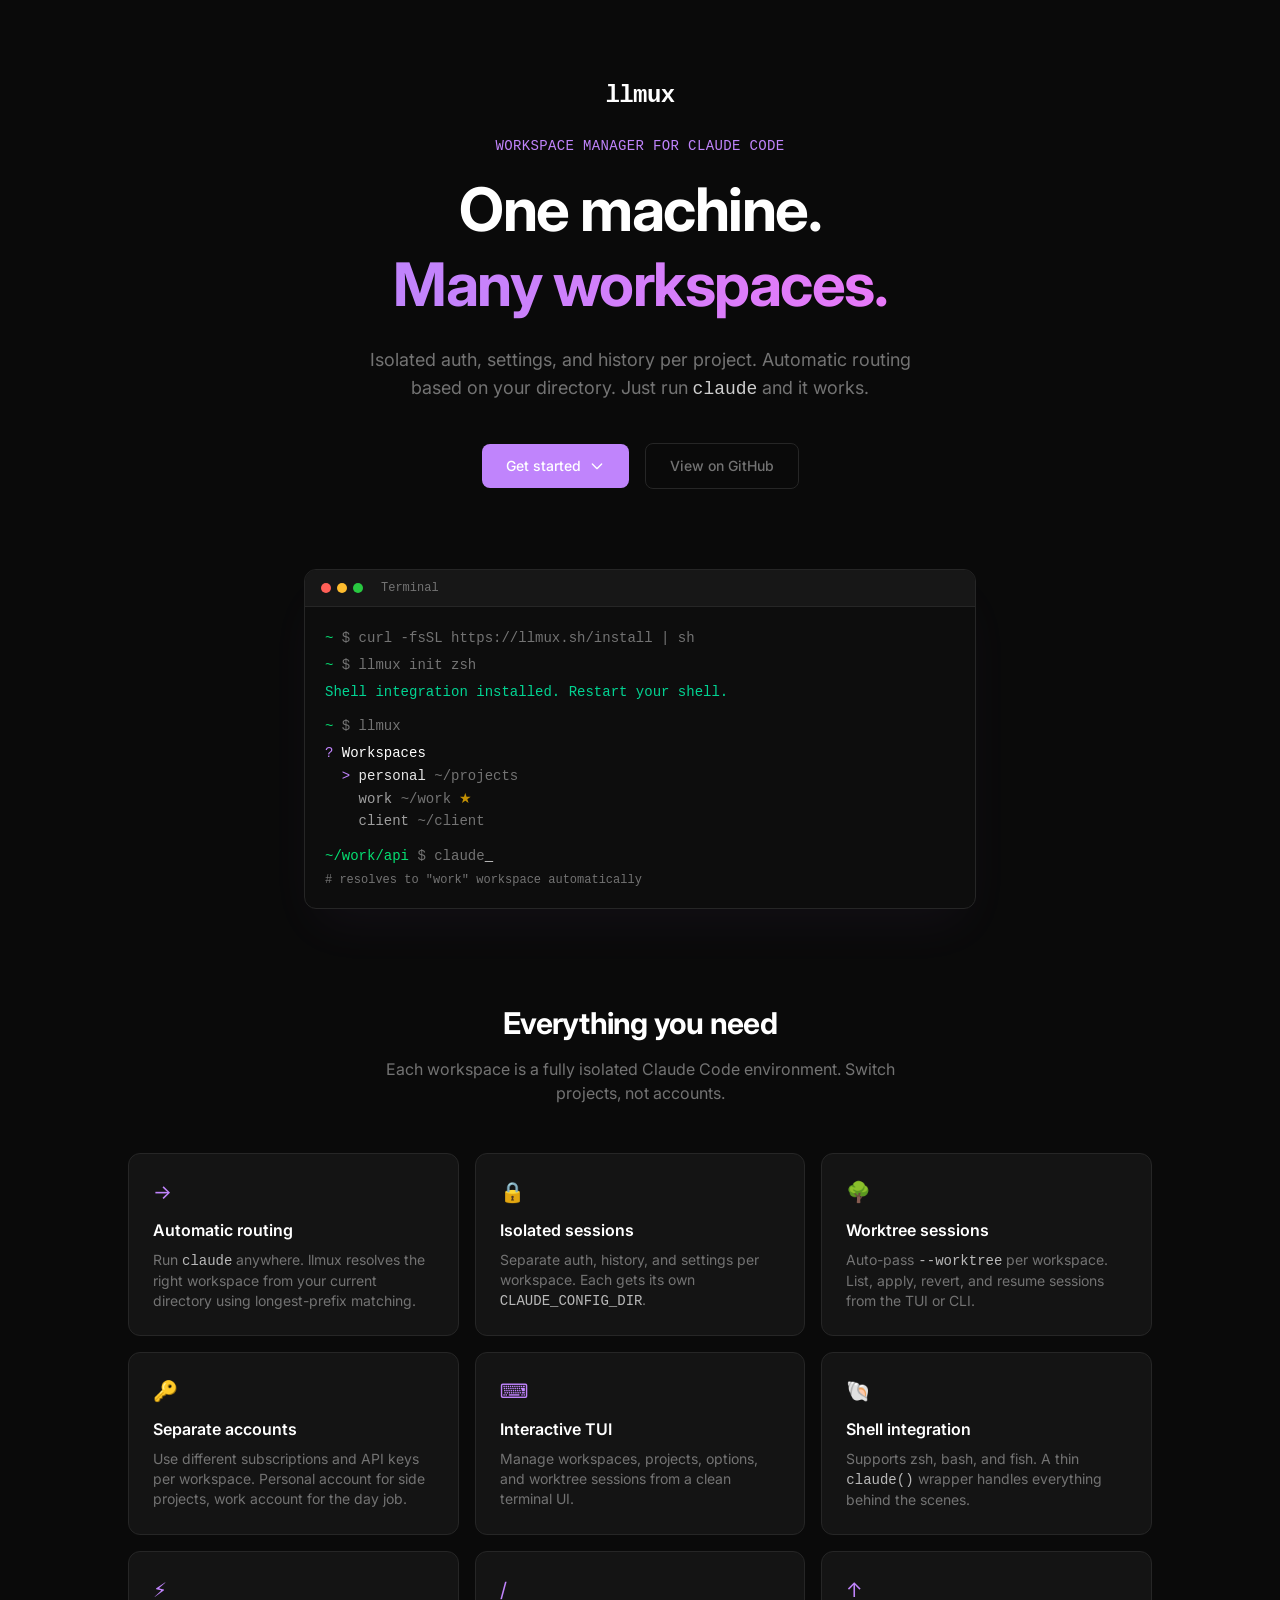
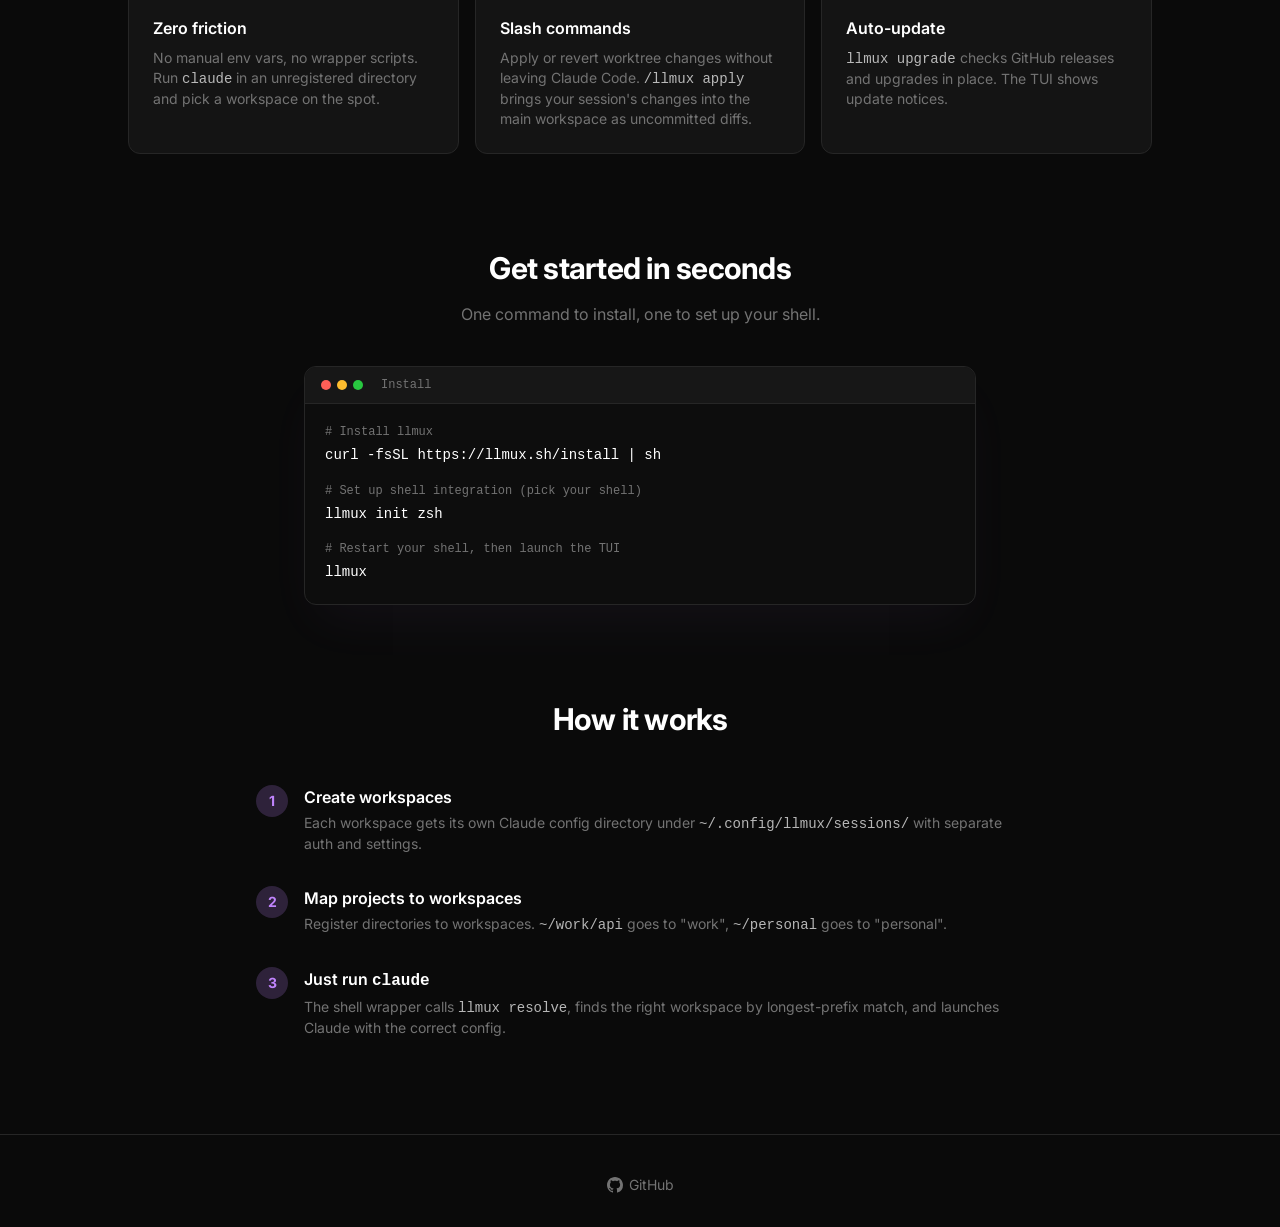
<file: docs/index.html>
<!DOCTYPE html>
<html lang="en" class="scroll-smooth">
<head>
  <meta charset="UTF-8" />
  <meta name="viewport" content="width=device-width, initial-scale=1.0" />
  <title>llmux - Workspace Manager for Claude Code</title>
  <meta name="description" content="Run multiple isolated Claude Code sessions. Each workspace gets its own auth, settings, and history. Zero friction, automatic routing." />
  <meta property="og:title" content="llmux - Workspace Manager for Claude Code" />
  <meta property="og:description" content="Run multiple isolated Claude Code sessions. Each workspace gets its own auth, settings, and history." />
  <meta property="og:type" content="website" />
  <meta property="og:url" content="https://llmux.sh" />
  <meta name="twitter:card" content="summary" />
  <link rel="canonical" href="https://llmux.sh" />
  <link rel="icon" href="data:image/svg+xml,<svg xmlns='http://www.w3.org/2000/svg' viewBox='0 0 100 100'><text y='.9em' font-size='90'>%E2%9A%A1</text></svg>" />
  <link rel="stylesheet" href="style.css" />
  <link rel="preconnect" href="https://fonts.googleapis.com" />
  <link rel="preconnect" href="https://fonts.gstatic.com" crossorigin />
  <link href="https://fonts.googleapis.com/css2?family=Inter:wght@400;500;600;700&display=swap" rel="stylesheet" />
  <style>
    body { background: #0a0a0a; }

    @keyframes fade-up {
      from { opacity: 0; transform: translateY(20px); }
      to { opacity: 1; transform: translateY(0); }
    }
    .fade-up {
      animation: fade-up 0.6s ease-out both;
    }
    .fade-up-1 { animation-delay: 0.1s; }
    .fade-up-2 { animation-delay: 0.2s; }
    .fade-up-3 { animation-delay: 0.3s; }
    .fade-up-4 { animation-delay: 0.4s; }
    .fade-up-5 { animation-delay: 0.5s; }

    @keyframes blink {
      0%, 100% { opacity: 1; }
      50% { opacity: 0; }
    }
    .cursor-blink {
      animation: blink 1s step-end infinite;
    }

    @keyframes shimmer {
      0% { background-position: -200% 0; }
      100% { background-position: 200% 0; }
    }
    .shimmer {
      background: linear-gradient(90deg, #c084fc 0%, #e879f9 50%, #c084fc 100%);
      background-size: 200% 100%;
      animation: shimmer 3s linear infinite;
      -webkit-background-clip: text;
      background-clip: text;
      -webkit-text-fill-color: transparent;
      color: transparent;
    }

    .terminal {
      background: #0d0d0d;
      border: 1px solid #262626;
      border-radius: 12px;
      overflow: hidden;
    }
    .terminal-bar {
      background: #171717;
      border-bottom: 1px solid #262626;
      padding: 10px 16px;
      display: flex;
      gap: 6px;
      align-items: center;
    }
    .terminal-dot {
      width: 10px;
      height: 10px;
      border-radius: 50%;
    }

    .feature-card {
      background: #141414;
      border: 1px solid #262626;
      border-radius: 12px;
      padding: 24px;
      transition: border-color 0.2s;
    }
    .feature-card:hover {
      border-color: #404040;
    }
  </style>
</head>
<body class="font-sans text-white antialiased">

  <!-- Hero -->
  <section class="pt-20 pb-20 px-6">
    <div class="max-w-3xl mx-auto text-center">
      <p class="fade-up fade-up-1 font-mono font-bold text-2xl mb-6 tracking-tight">llmux</p>
      <p class="fade-up fade-up-1 text-sm font-mono text-accent mb-4 tracking-wide uppercase">Workspace Manager for Claude Code</p>
      <h1 class="fade-up fade-up-2 text-4xl sm:text-5xl md:text-6xl font-bold leading-tight tracking-tight mb-6">
        One machine.<br/><span class="shimmer">Many workspaces.</span>
      </h1>
      <p class="fade-up fade-up-3 text-lg text-muted max-w-xl mx-auto mb-10">
        Isolated auth, settings, and history per project. Automatic routing based on your directory. Just run <code class="font-mono text-white/80">claude</code> and it works.
      </p>
      <div class="fade-up fade-up-4 flex flex-col sm:flex-row items-center justify-center gap-4">
        <a href="#install" class="inline-flex items-center gap-2 bg-accent hover:bg-accent/90 text-white font-medium px-6 py-3 rounded-lg transition-colors text-sm">
          Get started
          <svg class="w-4 h-4" fill="none" stroke="currentColor" stroke-width="2" viewBox="0 0 24 24"><path stroke-linecap="round" stroke-linejoin="round" d="M19 9l-7 7-7-7"/></svg>
        </a>
        <a href="https://github.com/alansikora/llmux" class="inline-flex items-center gap-2 border border-border hover:border-muted text-muted hover:text-white font-medium px-6 py-3 rounded-lg transition-colors text-sm">
          View on GitHub
        </a>
      </div>
    </div>
  </section>

  <!-- Terminal demo -->
  <section class="pb-24 px-6">
    <div class="max-w-2xl mx-auto fade-up fade-up-5">
      <div class="terminal shadow-2xl shadow-accent/5">
        <div class="terminal-bar">
          <div class="terminal-dot bg-[#ff5f57]"></div>
          <div class="terminal-dot bg-[#febc2e]"></div>
          <div class="terminal-dot bg-[#28c840]"></div>
          <span class="ml-3 text-xs text-muted font-mono">Terminal</span>
        </div>
        <div class="p-5 font-mono text-sm leading-relaxed">
          <div class="text-muted">
            <span class="text-green-400">~</span> $ curl -fsSL https://llmux.sh/install | sh
          </div>
          <div class="text-muted mt-1">
            <span class="text-green-400">~</span> $ llmux init zsh
          </div>
          <div class="text-emerald-400 mt-1">
            Shell integration installed. Restart your shell.
          </div>
          <div class="mt-3 text-muted">
            <span class="text-green-400">~</span> $ llmux
          </div>
          <div class="mt-1">
            <span class="text-accent">?</span> Workspaces
          </div>
          <div class="text-white/90">
            &nbsp;&nbsp;<span class="text-accent">></span> personal <span class="text-muted">~/projects</span>
          </div>
          <div class="text-white/60">
            &nbsp;&nbsp;&nbsp;&nbsp;work <span class="text-muted">~/work</span> <span class="text-yellow-500/80">★</span>
          </div>
          <div class="text-white/60">
            &nbsp;&nbsp;&nbsp;&nbsp;client <span class="text-muted">~/client</span>
          </div>
          <div class="mt-3 text-muted">
            <span class="text-green-400">~/work/api</span> $ claude<span class="cursor-blink text-white">_</span>
          </div>
          <div class="text-muted text-xs mt-1">
            # resolves to "work" workspace automatically
          </div>
        </div>
      </div>
    </div>
  </section>

  <!-- Features -->
  <section id="features" class="pb-24 px-6">
    <div class="max-w-5xl mx-auto">
      <h2 class="text-2xl sm:text-3xl font-bold text-center mb-4 tracking-tight">Everything you need</h2>
      <p class="text-muted text-center mb-12 max-w-lg mx-auto">Each workspace is a fully isolated Claude Code environment. Switch projects, not accounts.</p>
      <div class="grid sm:grid-cols-2 lg:grid-cols-3 gap-4">
        <div class="feature-card">
          <div class="text-accent text-xl mb-3">&#x2192;</div>
          <h3 class="font-semibold mb-2">Automatic routing</h3>
          <p class="text-sm text-muted">Run <code class="font-mono text-white/70">claude</code> anywhere. llmux resolves the right workspace from your current directory using longest-prefix matching.</p>
        </div>
        <div class="feature-card">
          <div class="text-accent text-xl mb-3">&#x1F512;</div>
          <h3 class="font-semibold mb-2">Isolated sessions</h3>
          <p class="text-sm text-muted">Separate auth, history, and settings per workspace. Each gets its own <code class="font-mono text-white/70">CLAUDE_CONFIG_DIR</code>.</p>
        </div>
        <div class="feature-card">
          <div class="text-accent text-xl mb-3">&#x1F333;</div>
          <h3 class="font-semibold mb-2">Worktree sessions</h3>
          <p class="text-sm text-muted">Auto-pass <code class="font-mono text-white/70">--worktree</code> per workspace. List, apply, revert, and resume sessions from the TUI or CLI.</p>
        </div>
        <div class="feature-card">
          <div class="text-accent text-xl mb-3">&#x1F511;</div>
          <h3 class="font-semibold mb-2">Separate accounts</h3>
          <p class="text-sm text-muted">Use different subscriptions and API keys per workspace. Personal account for side projects, work account for the day job.</p>
        </div>
        <div class="feature-card">
          <div class="text-accent text-xl mb-3">&#x2328;</div>
          <h3 class="font-semibold mb-2">Interactive TUI</h3>
          <p class="text-sm text-muted">Manage workspaces, projects, options, and worktree sessions from a clean terminal UI.</p>
        </div>
        <div class="feature-card">
          <div class="text-accent text-xl mb-3">&#x1F41A;</div>
          <h3 class="font-semibold mb-2">Shell integration</h3>
          <p class="text-sm text-muted">Supports zsh, bash, and fish. A thin <code class="font-mono text-white/70">claude()</code> wrapper handles everything behind the scenes.</p>
        </div>
        <div class="feature-card">
          <div class="text-accent text-xl mb-3">&#x26A1;</div>
          <h3 class="font-semibold mb-2">Zero friction</h3>
          <p class="text-sm text-muted">No manual env vars, no wrapper scripts. Run <code class="font-mono text-white/70">claude</code> in an unregistered directory and pick a workspace on the spot.</p>
        </div>
        <div class="feature-card">
          <div class="text-accent text-xl mb-3">&#x2F;</div>
          <h3 class="font-semibold mb-2">Slash commands</h3>
          <p class="text-sm text-muted">Apply or revert worktree changes without leaving Claude Code. <code class="font-mono text-white/70">/llmux apply</code> brings your session's changes into the main workspace as uncommitted diffs.</p>
        </div>
        <div class="feature-card">
          <div class="text-accent text-xl mb-3">&#x2191;</div>
          <h3 class="font-semibold mb-2">Auto-update</h3>
          <p class="text-sm text-muted"><code class="font-mono text-white/70">llmux upgrade</code> checks GitHub releases and upgrades in place. The TUI shows update notices.</p>
        </div>
      </div>
    </div>
  </section>

  <!-- Install -->
  <section id="install" class="pb-24 px-6">
    <div class="max-w-2xl mx-auto">
      <h2 class="text-2xl sm:text-3xl font-bold text-center mb-4 tracking-tight">Get started in seconds</h2>
      <p class="text-muted text-center mb-10">One command to install, one to set up your shell.</p>

      <div class="terminal shadow-2xl shadow-accent/5">
        <div class="terminal-bar">
          <div class="terminal-dot bg-[#ff5f57]"></div>
          <div class="terminal-dot bg-[#febc2e]"></div>
          <div class="terminal-dot bg-[#28c840]"></div>
          <span class="ml-3 text-xs text-muted font-mono">Install</span>
        </div>
        <div class="p-5 font-mono text-sm leading-relaxed space-y-4">
          <div>
            <div class="text-muted text-xs mb-1"># Install llmux</div>
            <div class="flex items-center gap-2">
              <span class="text-white select-all">curl -fsSL https://llmux.sh/install | sh</span>
            </div>
          </div>
          <div>
            <div class="text-muted text-xs mb-1"># Set up shell integration (pick your shell)</div>
            <div class="text-white select-all">llmux init zsh</div>
          </div>
          <div>
            <div class="text-muted text-xs mb-1"># Restart your shell, then launch the TUI</div>
            <div class="text-white select-all">llmux</div>
          </div>
        </div>
      </div>
    </div>
  </section>

  <!-- How it works -->
  <section class="pb-24 px-6">
    <div class="max-w-3xl mx-auto">
      <h2 class="text-2xl sm:text-3xl font-bold text-center mb-12 tracking-tight">How it works</h2>
      <div class="space-y-8">
        <div class="flex gap-4">
          <div class="flex-shrink-0 w-8 h-8 rounded-full bg-accent/20 text-accent flex items-center justify-center text-sm font-bold">1</div>
          <div>
            <h3 class="font-semibold mb-1">Create workspaces</h3>
            <p class="text-sm text-muted">Each workspace gets its own Claude config directory under <code class="font-mono text-white/70">~/.config/llmux/sessions/</code> with separate auth and settings.</p>
          </div>
        </div>
        <div class="flex gap-4">
          <div class="flex-shrink-0 w-8 h-8 rounded-full bg-accent/20 text-accent flex items-center justify-center text-sm font-bold">2</div>
          <div>
            <h3 class="font-semibold mb-1">Map projects to workspaces</h3>
            <p class="text-sm text-muted">Register directories to workspaces. <code class="font-mono text-white/70">~/work/api</code> goes to "work", <code class="font-mono text-white/70">~/personal</code> goes to "personal".</p>
          </div>
        </div>
        <div class="flex gap-4">
          <div class="flex-shrink-0 w-8 h-8 rounded-full bg-accent/20 text-accent flex items-center justify-center text-sm font-bold">3</div>
          <div>
            <h3 class="font-semibold mb-1">Just run <code class="font-mono">claude</code></h3>
            <p class="text-sm text-muted">The shell wrapper calls <code class="font-mono text-white/70">llmux resolve</code>, finds the right workspace by longest-prefix match, and launches Claude with the correct config.</p>
          </div>
        </div>
      </div>
    </div>
  </section>

  <!-- Footer -->
  <footer class="border-t border-border py-10 px-6">
    <div class="max-w-5xl mx-auto flex items-center justify-center">
      <a href="https://github.com/alansikora/llmux" class="text-sm text-muted hover:text-white transition-colors flex items-center gap-1.5">
        <svg class="w-4 h-4" fill="currentColor" viewBox="0 0 24 24"><path d="M12 0C5.37 0 0 5.37 0 12c0 5.31 3.435 9.795 8.205 11.385.6.105.825-.255.825-.57 0-.285-.015-1.23-.015-2.235-3.015.555-3.795-.735-4.035-1.41-.135-.345-.72-1.41-1.23-1.695-.42-.225-1.02-.78-.015-.795.945-.015 1.62.87 1.845 1.23 1.08 1.815 2.805 1.305 3.495.99.105-.78.42-1.305.765-1.605-2.67-.3-5.46-1.335-5.46-5.925 0-1.305.465-2.385 1.23-3.225-.12-.3-.54-1.53.12-3.18 0 0 1.005-.315 3.3 1.23.96-.27 1.98-.405 3-.405s2.04.135 3 .405c2.295-1.56 3.3-1.23 3.3-1.23.66 1.65.24 2.88.12 3.18.765.84 1.23 1.905 1.23 3.225 0 4.605-2.805 5.625-5.475 5.925.435.375.81 1.095.81 2.22 0 1.605-.015 2.895-.015 3.3 0 .315.225.69.825.57A12.02 12.02 0 0024 12c0-6.63-5.37-12-12-12z"/></svg>
        GitHub
      </a>
    </div>
  </footer>

</body>
</html>
</file>
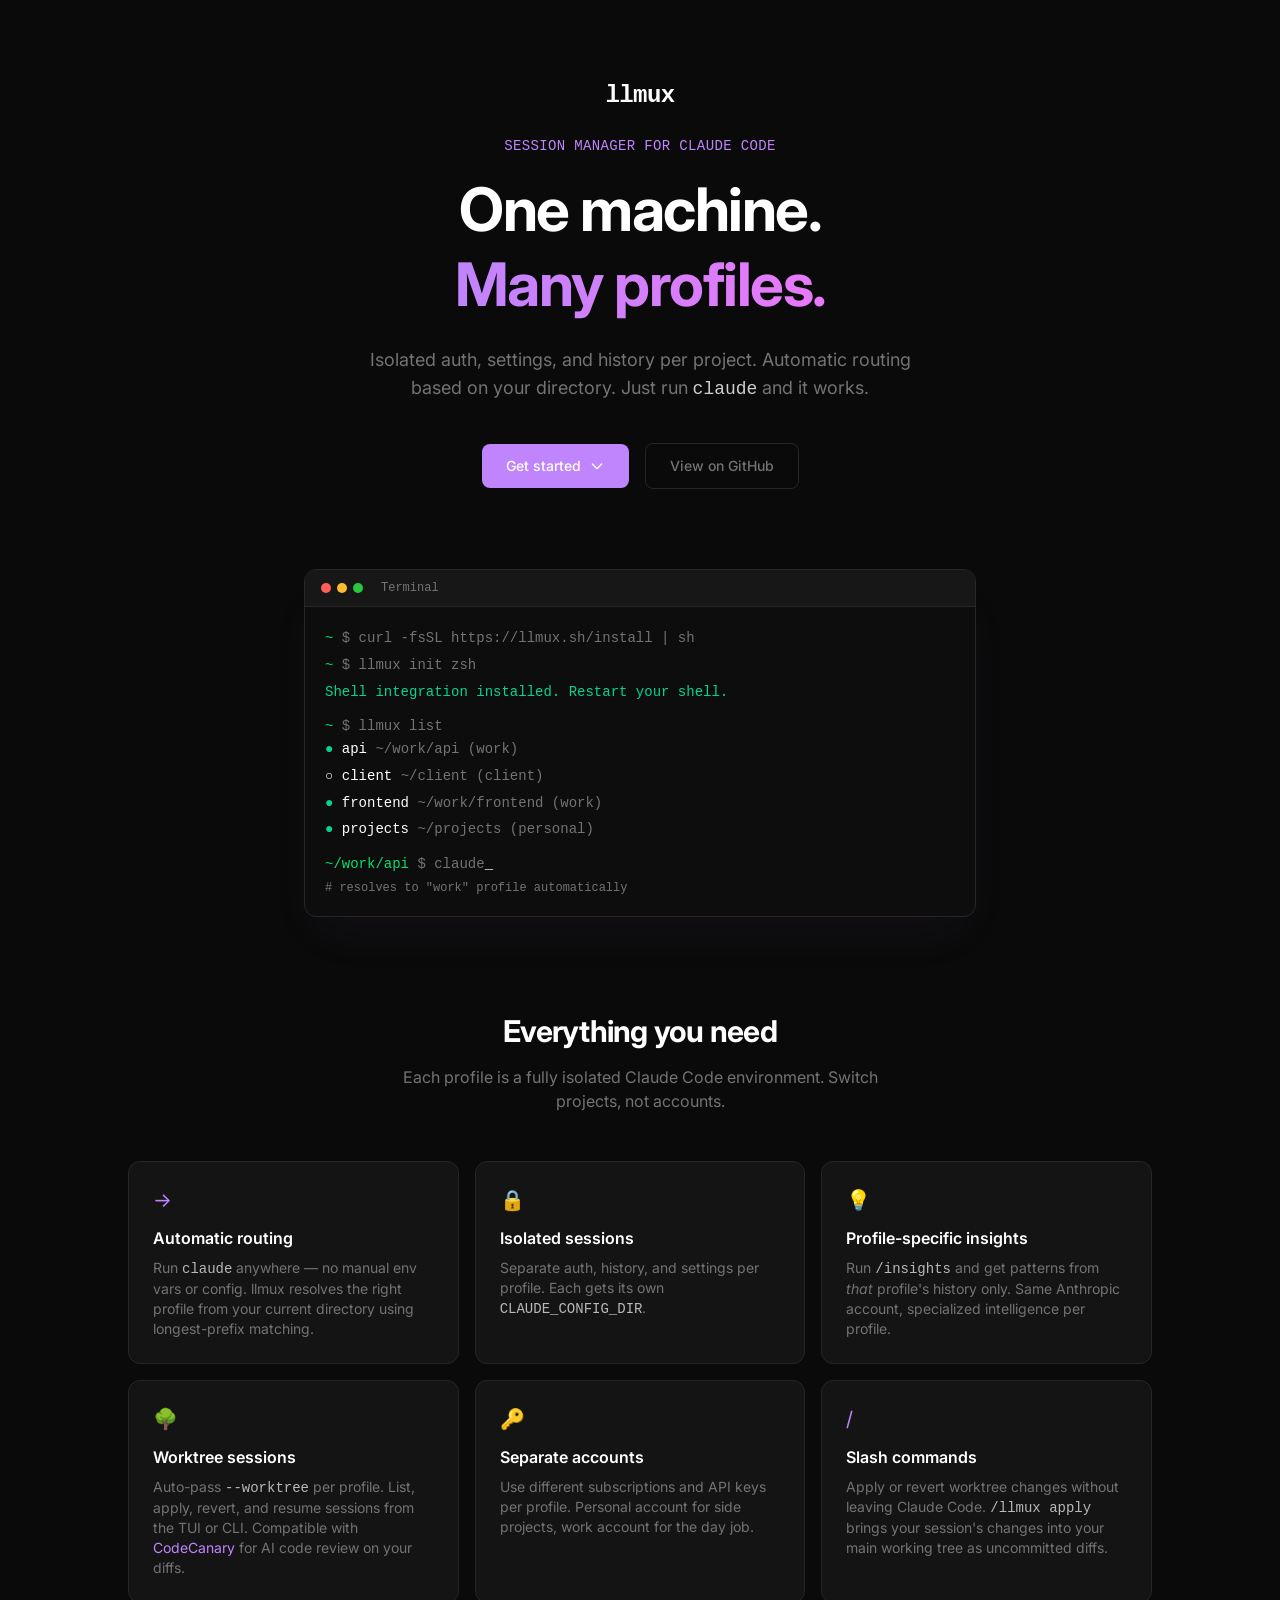
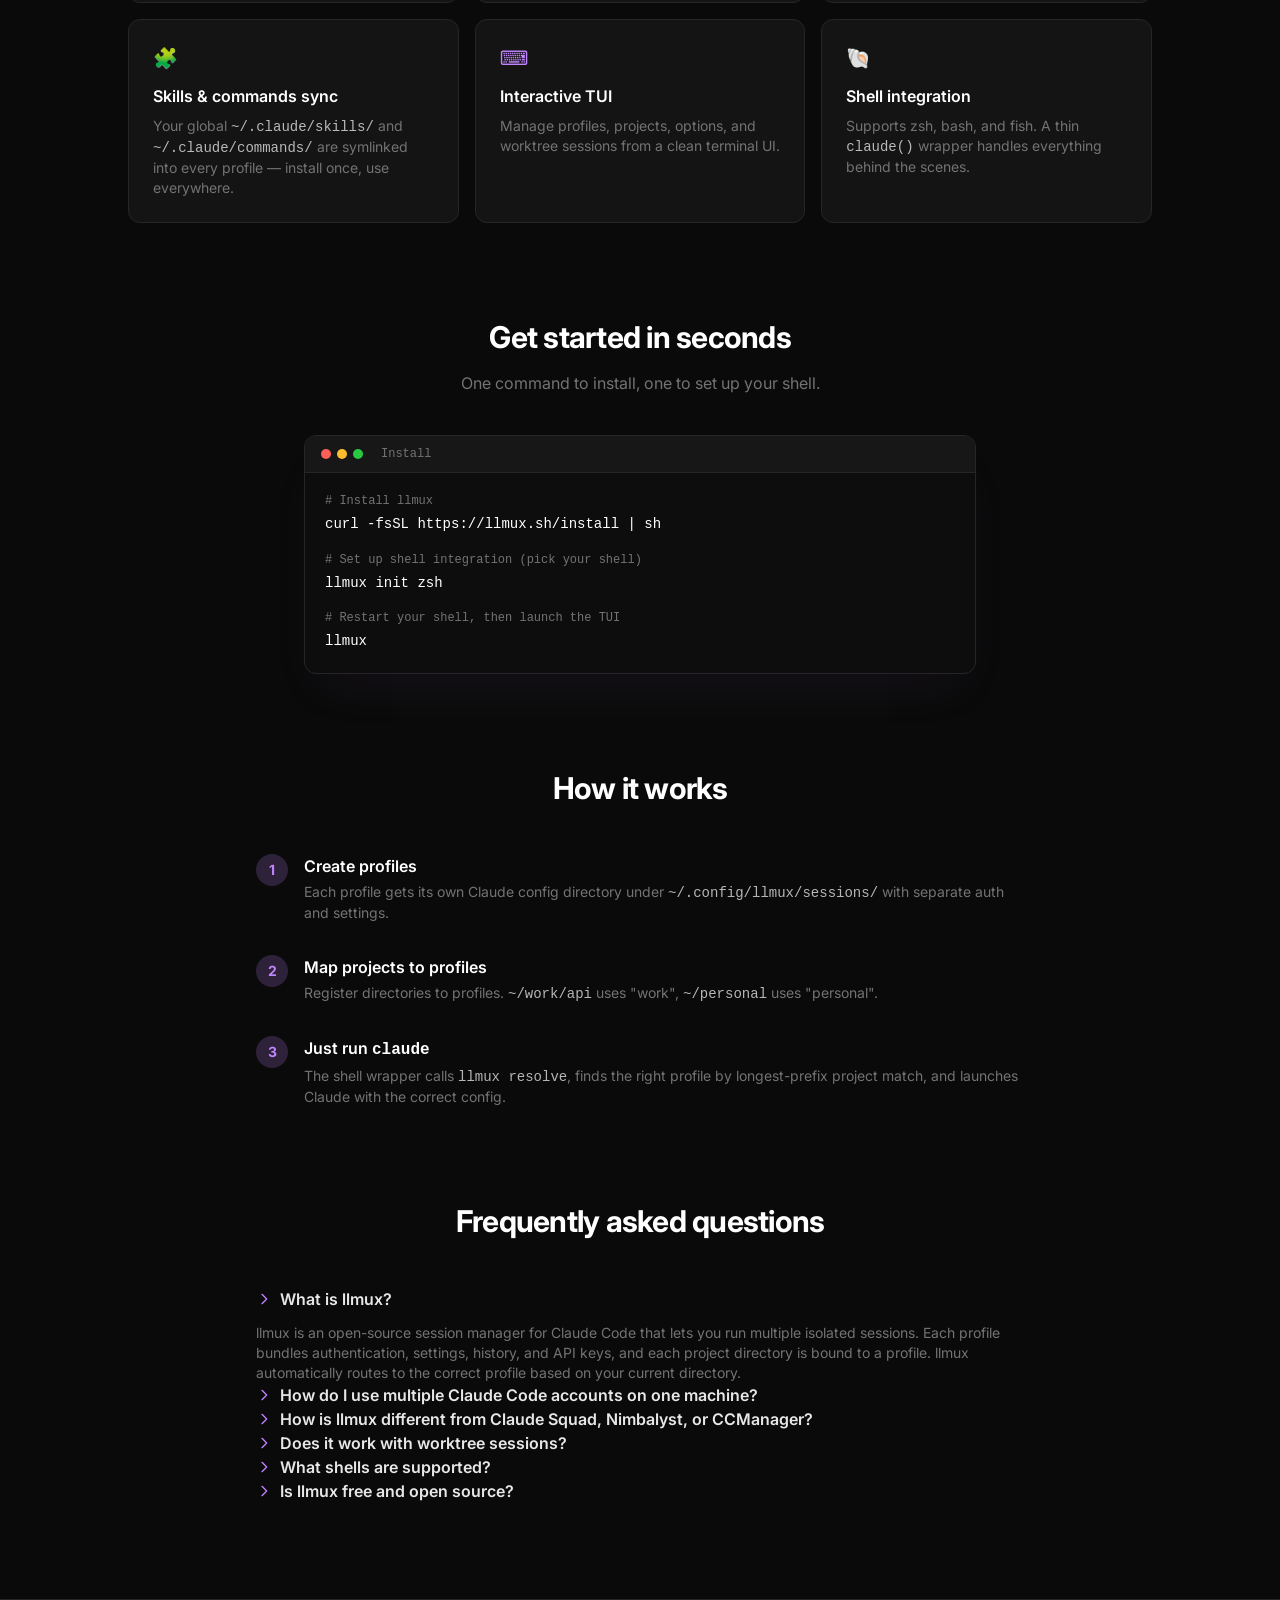
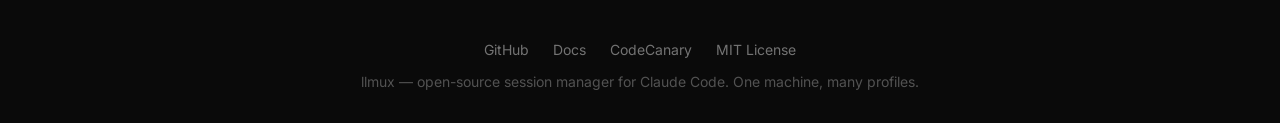
<file: website/index.html>
<!DOCTYPE html>
<html lang="en" class="scroll-smooth">
<head>
  <meta charset="UTF-8" />
  <meta name="viewport" content="width=device-width, initial-scale=1.0" />
  <title>llmux - Session Manager for Claude Code | Multiple Profiles, Isolated Auth & Settings per Project</title>
  <meta name="description" content="llmux is a session manager for Claude Code. Run multiple isolated sessions with separate auth, settings, history, and API keys — bundled into reusable profiles and routed automatically per project. Git worktree sessions, interactive TUI. Open source CLI for macOS and Linux." />
  <meta name="keywords" content="claude code, session manager, claude code profiles, claude code sessions, claude code worktree, claude code multiple accounts, claude code CLI, AI coding tool, claude code workspace, claude code project manager, llmux" />
  <meta property="og:title" content="llmux - Session Manager for Claude Code" />
  <meta property="og:description" content="Run multiple isolated Claude Code sessions with separate auth, settings, and history per project. Profiles group credentials, projects map directories, automatic routing — open source CLI with git worktree support." />
  <meta property="og:type" content="website" />
  <meta property="og:url" content="https://llmux.sh" />
  <meta property="og:site_name" content="llmux" />
  <!-- TODO: upgrade to summary_large_image once og:image / twitter:image are added -->
  <meta name="twitter:card" content="summary" />
  <meta name="twitter:title" content="llmux - Session Manager for Claude Code" />
  <meta name="twitter:description" content="Isolated Claude Code sessions per project. Profiles for auth, projects for directories, worktree sessions. Open source CLI." />
  <link rel="canonical" href="https://llmux.sh" />
  <script type="application/ld+json">
  {
    "@context": "https://schema.org",
    "@type": "SoftwareApplication",
    "name": "llmux",
    "url": "https://llmux.sh",
    "description": "Session manager for Claude Code. Run multiple isolated sessions with separate auth, settings, and history per project, grouped into reusable profiles.",
    "applicationCategory": "DeveloperApplication",
    "operatingSystem": "macOS, Linux",
    "offers": {
      "@type": "Offer",
      "price": "0",
      "priceCurrency": "USD"
    },
    "license": "https://opensource.org/licenses/MIT",
    "codeRepository": "https://github.com/alansikora/llmux",
    "programmingLanguage": "Go",
    "author": {
      "@type": "Person",
      "name": "Alan Sikora",
      "url": "https://github.com/alansikora"
    }
  }
  </script>
  <script type="application/ld+json">
  {
    "@context": "https://schema.org",
    "@type": "FAQPage",
    "mainEntity": [
      {
        "@type": "Question",
        "name": "What is llmux?",
        "acceptedAnswer": {
          "@type": "Answer",
          "text": "llmux is an open-source session manager for Claude Code that lets you run multiple isolated sessions. Each profile bundles authentication, settings, history, and API keys, and each project directory is bound to a profile. llmux automatically routes to the correct profile based on your current directory."
        }
      },
      {
        "@type": "Question",
        "name": "How do I use multiple Claude Code accounts on one machine?",
        "acceptedAnswer": {
          "@type": "Answer",
          "text": "Install llmux and create a profile for each account. Each profile gets its own CLAUDE_CONFIG_DIR with independent authentication. Map your project directories to profiles, and llmux automatically routes claude commands to the correct account based on where you are in your filesystem."
        }
      },
      {
        "@type": "Question",
        "name": "How do I install llmux?",
        "acceptedAnswer": {
          "@type": "Answer",
          "text": "Run 'curl -fsSL https://llmux.sh/install | sh' to install, then 'llmux init zsh' (or bash/fish) to set up shell integration. Restart your shell and run 'llmux' to open the interactive TUI."
        }
      },
      {
        "@type": "Question",
        "name": "Does llmux support git worktree sessions?",
        "acceptedAnswer": {
          "@type": "Answer",
          "text": "Yes. llmux can auto-pass --worktree per profile. You can list, apply, revert, and resume worktree sessions from the TUI or CLI. The /llmux apply slash command brings a session's changes into your main working tree as uncommitted diffs."
        }
      }
    ]
  }
  </script>
  <link rel="icon" href="data:image/svg+xml,<svg xmlns='http://www.w3.org/2000/svg' viewBox='0 0 100 100'><text y='.9em' font-size='90'>%E2%9A%A1</text></svg>" />
  <link rel="stylesheet" href="style.css" />
  <link rel="preconnect" href="https://fonts.googleapis.com" />
  <link rel="preconnect" href="https://fonts.gstatic.com" crossorigin />
  <link href="https://fonts.googleapis.com/css2?family=Inter:wght@400;500;600;700&display=swap" rel="stylesheet" />
  <style>
    body { background: #0a0a0a; }

    @keyframes fade-up {
      from { opacity: 0; transform: translateY(20px); }
      to { opacity: 1; transform: translateY(0); }
    }
    .fade-up {
      animation: fade-up 0.6s ease-out both;
    }
    .fade-up-1 { animation-delay: 0.1s; }
    .fade-up-2 { animation-delay: 0.2s; }
    .fade-up-3 { animation-delay: 0.3s; }
    .fade-up-4 { animation-delay: 0.4s; }
    .fade-up-5 { animation-delay: 0.5s; }

    @keyframes blink {
      0%, 100% { opacity: 1; }
      50% { opacity: 0; }
    }
    .cursor-blink {
      animation: blink 1s step-end infinite;
    }

    @keyframes shimmer {
      0% { background-position: -200% 0; }
      100% { background-position: 200% 0; }
    }
    .shimmer {
      background: linear-gradient(90deg, #c084fc 0%, #e879f9 50%, #c084fc 100%);
      background-size: 200% 100%;
      animation: shimmer 3s linear infinite;
      -webkit-background-clip: text;
      background-clip: text;
      -webkit-text-fill-color: transparent;
      color: transparent;
    }

    .terminal {
      background: #0d0d0d;
      border: 1px solid #262626;
      border-radius: 12px;
      overflow: hidden;
    }
    .terminal-bar {
      background: #171717;
      border-bottom: 1px solid #262626;
      padding: 10px 16px;
      display: flex;
      gap: 6px;
      align-items: center;
    }
    .terminal-dot {
      width: 10px;
      height: 10px;
      border-radius: 50%;
    }

    .feature-card {
      background: #141414;
      border: 1px solid #262626;
      border-radius: 12px;
      padding: 24px;
      transition: border-color 0.2s;
    }
    .feature-card:hover {
      border-color: #404040;
    }
  </style>
</head>
<body class="font-sans text-white antialiased">

  <!-- Hero -->
  <section class="pt-20 pb-20 px-6">
    <div class="max-w-3xl mx-auto text-center">
      <p class="fade-up fade-up-1 font-mono font-bold text-2xl mb-6 tracking-tight">llmux</p>
      <p class="fade-up fade-up-1 text-sm font-mono text-accent mb-4 tracking-wide uppercase">Session Manager for Claude Code</p>
      <h1 class="fade-up fade-up-2 text-4xl sm:text-5xl md:text-6xl font-bold leading-tight tracking-tight mb-6">
        One machine.<br/><span class="shimmer">Many profiles.</span>
      </h1>
      <p class="fade-up fade-up-3 text-lg text-muted max-w-xl mx-auto mb-10">
        Isolated auth, settings, and history per project. Automatic routing based on your directory. Just run <code class="font-mono text-white/80">claude</code> and it works.
      </p>
      <div class="fade-up fade-up-4 flex flex-col sm:flex-row items-center justify-center gap-4">
        <a href="#install" class="inline-flex items-center gap-2 bg-accent hover:bg-accent/90 text-white font-medium px-6 py-3 rounded-lg transition-colors text-sm">
          Get started
          <svg class="w-4 h-4" fill="none" stroke="currentColor" stroke-width="2" viewBox="0 0 24 24"><path stroke-linecap="round" stroke-linejoin="round" d="M19 9l-7 7-7-7"/></svg>
        </a>
        <a href="https://github.com/alansikora/llmux" class="inline-flex items-center gap-2 border border-border hover:border-muted text-muted hover:text-white font-medium px-6 py-3 rounded-lg transition-colors text-sm">
          View on GitHub
        </a>
      </div>
    </div>
  </section>

  <!-- Terminal demo -->
  <section class="pb-24 px-6">
    <div class="max-w-2xl mx-auto fade-up fade-up-5">
      <div class="terminal shadow-2xl shadow-accent/5">
        <div class="terminal-bar">
          <div class="terminal-dot bg-[#ff5f57]"></div>
          <div class="terminal-dot bg-[#febc2e]"></div>
          <div class="terminal-dot bg-[#28c840]"></div>
          <span class="ml-3 text-xs text-muted font-mono">Terminal</span>
        </div>
        <div class="p-5 font-mono text-sm leading-relaxed">
          <div class="text-muted">
            <span class="text-green-400">~</span> $ curl -fsSL https://llmux.sh/install | sh
          </div>
          <div class="text-muted mt-1">
            <span class="text-green-400">~</span> $ llmux init zsh
          </div>
          <div class="text-emerald-400 mt-1">
            Shell integration installed. Restart your shell.
          </div>
          <div class="mt-3 text-muted">
            <span class="text-green-400">~</span> $ llmux list
          </div>
          <div class="mt-2">
            <span class="text-emerald-400">●</span> api        <span class="text-muted">~/work/api        (work)</span>
          </div>
          <div class="mt-1">
            <span class="text-white/40">○</span> client     <span class="text-muted">~/client          (client)</span>
          </div>
          <div class="mt-1">
            <span class="text-emerald-400">●</span> frontend   <span class="text-muted">~/work/frontend   (work)</span>
          </div>
          <div class="mt-1">
            <span class="text-emerald-400">●</span> projects   <span class="text-muted">~/projects        (personal)</span>
          </div>
          <div class="mt-3 text-muted">
            <span class="text-green-400">~/work/api</span> $ claude<span class="cursor-blink text-white">_</span>
          </div>
          <div class="text-muted text-xs mt-1">
            # resolves to "work" profile automatically
          </div>
        </div>
      </div>
    </div>
  </section>

  <!-- Features -->
  <section id="features" class="pb-24 px-6">
    <div class="max-w-5xl mx-auto">
      <h2 class="text-2xl sm:text-3xl font-bold text-center mb-4 tracking-tight">Everything you need</h2>
      <p class="text-muted text-center mb-12 max-w-lg mx-auto">Each profile is a fully isolated Claude Code environment. Switch projects, not accounts.</p>
      <div class="grid sm:grid-cols-2 lg:grid-cols-3 gap-4">
        <div class="feature-card">
          <div class="text-accent text-xl mb-3">&#x2192;</div>
          <h3 class="font-semibold mb-2">Automatic routing</h3>
          <p class="text-sm text-muted">Run <code class="font-mono text-white/70">claude</code> anywhere — no manual env vars or config. llmux resolves the right profile from your current directory using longest-prefix matching.</p>
        </div>
        <div class="feature-card">
          <div class="text-accent text-xl mb-3">&#x1F512;</div>
          <h3 class="font-semibold mb-2">Isolated sessions</h3>
          <p class="text-sm text-muted">Separate auth, history, and settings per profile. Each gets its own <code class="font-mono text-white/70">CLAUDE_CONFIG_DIR</code>.</p>
        </div>
        <div class="feature-card">
          <div class="text-accent text-xl mb-3">&#x1F4A1;</div>
          <h3 class="font-semibold mb-2">Profile-specific insights</h3>
          <p class="text-sm text-muted">Run <code class="font-mono text-white/70">/insights</code> and get patterns from <em>that</em> profile's history only. Same Anthropic account, specialized intelligence per profile.</p>
        </div>
        <div class="feature-card">
          <div class="text-accent text-xl mb-3">&#x1F333;</div>
          <h3 class="font-semibold mb-2">Worktree sessions</h3>
          <p class="text-sm text-muted">Auto-pass <code class="font-mono text-white/70">--worktree</code> per profile. List, apply, revert, and resume sessions from the TUI or CLI. Compatible with <a href="https://codecanary.sh" target="_blank" rel="noopener" class="text-accent hover:underline">CodeCanary</a> for AI code review on your diffs.</p>
        </div>
        <div class="feature-card">
          <div class="text-accent text-xl mb-3">&#x1F511;</div>
          <h3 class="font-semibold mb-2">Separate accounts</h3>
          <p class="text-sm text-muted">Use different subscriptions and API keys per profile. Personal account for side projects, work account for the day job.</p>
        </div>
        <div class="feature-card">
          <div class="text-accent text-xl mb-3">&#x2F;</div>
          <h3 class="font-semibold mb-2">Slash commands</h3>
          <p class="text-sm text-muted">Apply or revert worktree changes without leaving Claude Code. <code class="font-mono text-white/70">/llmux apply</code> brings your session's changes into your main working tree as uncommitted diffs.</p>
        </div>
        <div class="feature-card">
          <div class="text-accent text-xl mb-3">&#x1F9E9;</div>
          <h3 class="font-semibold mb-2">Skills &amp; commands sync</h3>
          <p class="text-sm text-muted">Your global <code class="font-mono text-white/70">~/.claude/skills/</code> and <code class="font-mono text-white/70">~/.claude/commands/</code> are symlinked into every profile — install once, use everywhere.</p>
        </div>
        <div class="feature-card">
          <div class="text-accent text-xl mb-3">&#x2328;</div>
          <h3 class="font-semibold mb-2">Interactive TUI</h3>
          <p class="text-sm text-muted">Manage profiles, projects, options, and worktree sessions from a clean terminal UI.</p>
        </div>
        <div class="feature-card">
          <div class="text-accent text-xl mb-3">&#x1F41A;</div>
          <h3 class="font-semibold mb-2">Shell integration</h3>
          <p class="text-sm text-muted">Supports zsh, bash, and fish. A thin <code class="font-mono text-white/70">claude()</code> wrapper handles everything behind the scenes.</p>
        </div>
      </div>
    </div>
  </section>

  <!-- Install -->
  <section id="install" class="pb-24 px-6">
    <div class="max-w-2xl mx-auto">
      <h2 class="text-2xl sm:text-3xl font-bold text-center mb-4 tracking-tight">Get started in seconds</h2>
      <p class="text-muted text-center mb-10">One command to install, one to set up your shell.</p>

      <div class="terminal shadow-2xl shadow-accent/5">
        <div class="terminal-bar">
          <div class="terminal-dot bg-[#ff5f57]"></div>
          <div class="terminal-dot bg-[#febc2e]"></div>
          <div class="terminal-dot bg-[#28c840]"></div>
          <span class="ml-3 text-xs text-muted font-mono">Install</span>
        </div>
        <div class="p-5 font-mono text-sm leading-relaxed space-y-4">
          <div>
            <div class="text-muted text-xs mb-1"># Install llmux</div>
            <div class="flex items-center gap-2">
              <span class="text-white select-all">curl -fsSL https://llmux.sh/install | sh</span>
            </div>
          </div>
          <div>
            <div class="text-muted text-xs mb-1"># Set up shell integration (pick your shell)</div>
            <div class="text-white select-all">llmux init zsh</div>
          </div>
          <div>
            <div class="text-muted text-xs mb-1"># Restart your shell, then launch the TUI</div>
            <div class="text-white select-all">llmux</div>
          </div>
        </div>
      </div>
    </div>
  </section>

  <!-- How it works -->
  <section class="pb-24 px-6">
    <div class="max-w-3xl mx-auto">
      <h2 class="text-2xl sm:text-3xl font-bold text-center mb-12 tracking-tight">How it works</h2>
      <div class="space-y-8">
        <div class="flex gap-4">
          <div class="flex-shrink-0 w-8 h-8 rounded-full bg-accent/20 text-accent flex items-center justify-center text-sm font-bold">1</div>
          <div>
            <h3 class="font-semibold mb-1">Create profiles</h3>
            <p class="text-sm text-muted">Each profile gets its own Claude config directory under <code class="font-mono text-white/70">~/.config/llmux/sessions/</code> with separate auth and settings.</p>
          </div>
        </div>
        <div class="flex gap-4">
          <div class="flex-shrink-0 w-8 h-8 rounded-full bg-accent/20 text-accent flex items-center justify-center text-sm font-bold">2</div>
          <div>
            <h3 class="font-semibold mb-1">Map projects to profiles</h3>
            <p class="text-sm text-muted">Register directories to profiles. <code class="font-mono text-white/70">~/work/api</code> uses "work", <code class="font-mono text-white/70">~/personal</code> uses "personal".</p>
          </div>
        </div>
        <div class="flex gap-4">
          <div class="flex-shrink-0 w-8 h-8 rounded-full bg-accent/20 text-accent flex items-center justify-center text-sm font-bold">3</div>
          <div>
            <h3 class="font-semibold mb-1">Just run <code class="font-mono">claude</code></h3>
            <p class="text-sm text-muted">The shell wrapper calls <code class="font-mono text-white/70">llmux resolve</code>, finds the right profile by longest-prefix project match, and launches Claude with the correct config.</p>
          </div>
        </div>
      </div>
    </div>
  </section>

  <!-- FAQ -->
  <section id="faq" class="pb-24 px-6">
    <div class="max-w-3xl mx-auto">
      <h2 class="text-2xl sm:text-3xl font-bold text-center mb-12 tracking-tight">Frequently asked questions</h2>
      <div class="space-y-6">
        <details class="group" open>
          <summary class="cursor-pointer font-semibold text-white/90 flex items-center gap-2">
            <svg class="w-4 h-4 text-accent transition-transform group-open:rotate-90" fill="none" stroke="currentColor" stroke-width="2" viewBox="0 0 24 24"><path stroke-linecap="round" stroke-linejoin="round" d="M9 5l7 7-7 7"/></svg>
            What is llmux?
          </summary>
          <p class="text-sm text-muted mt-3 ml-6">llmux is an open-source session manager for Claude Code that lets you run multiple isolated sessions. Each profile bundles authentication, settings, history, and API keys, and each project directory is bound to a profile. llmux automatically routes to the correct profile based on your current directory.</p>
        </details>
        <details class="group">
          <summary class="cursor-pointer font-semibold text-white/90 flex items-center gap-2">
            <svg class="w-4 h-4 text-accent transition-transform group-open:rotate-90" fill="none" stroke="currentColor" stroke-width="2" viewBox="0 0 24 24"><path stroke-linecap="round" stroke-linejoin="round" d="M9 5l7 7-7 7"/></svg>
            How do I use multiple Claude Code accounts on one machine?
          </summary>
          <p class="text-sm text-muted mt-3 ml-6">Create a profile for each account in llmux — each with its own authentication. Map your project directories to profiles — for example, <code class="font-mono text-white/70">~/work</code> uses your company subscription and <code class="font-mono text-white/70">~/personal</code> uses your personal account. When you run <code class="font-mono text-white/70">claude</code>, llmux automatically resolves the correct profile and auth based on your current directory.</p>
        </details>
        <details class="group">
          <summary class="cursor-pointer font-semibold text-white/90 flex items-center gap-2">
            <svg class="w-4 h-4 text-accent transition-transform group-open:rotate-90" fill="none" stroke="currentColor" stroke-width="2" viewBox="0 0 24 24"><path stroke-linecap="round" stroke-linejoin="round" d="M9 5l7 7-7 7"/></svg>
            How is llmux different from Claude Squad, Nimbalyst, or CCManager?
          </summary>
          <p class="text-sm text-muted mt-3 ml-6">llmux is not a session multiplexer or GUI wrapper — it's a session/profile manager. The core problem it solves is isolation: separate auth, API keys, settings, history, and CLAUDE.md per project. Tools like Claude Squad focus on running multiple sessions in parallel via tmux. llmux operates at a lower level, routing every <code class="font-mono text-white/70">claude</code> invocation to the right isolated config directory. You can use llmux alongside those tools.</p>
        </details>
        <details class="group">
          <summary class="cursor-pointer font-semibold text-white/90 flex items-center gap-2">
            <svg class="w-4 h-4 text-accent transition-transform group-open:rotate-90" fill="none" stroke="currentColor" stroke-width="2" viewBox="0 0 24 24"><path stroke-linecap="round" stroke-linejoin="round" d="M9 5l7 7-7 7"/></svg>
            Does it work with worktree sessions?
          </summary>
          <p class="text-sm text-muted mt-3 ml-6">Yes. llmux can auto-pass <code class="font-mono text-white/70">--worktree</code> per profile, so every Claude session runs in its own isolated git worktree. You can list, apply, revert, and resume worktree sessions from the TUI or CLI. The <code class="font-mono text-white/70">/llmux apply</code> slash command merges a session's changes back into your main working tree as uncommitted diffs.</p>
        </details>
        <details class="group">
          <summary class="cursor-pointer font-semibold text-white/90 flex items-center gap-2">
            <svg class="w-4 h-4 text-accent transition-transform group-open:rotate-90" fill="none" stroke="currentColor" stroke-width="2" viewBox="0 0 24 24"><path stroke-linecap="round" stroke-linejoin="round" d="M9 5l7 7-7 7"/></svg>
            What shells are supported?
          </summary>
          <p class="text-sm text-muted mt-3 ml-6">zsh, bash, and fish. Run <code class="font-mono text-white/70">llmux init &lt;shell&gt;</code> to install a thin shell wrapper. The wrapper intercepts <code class="font-mono text-white/70">claude</code> commands and routes them through llmux — all logic lives in the Go binary, not in shell scripts.</p>
        </details>
        <details class="group">
          <summary class="cursor-pointer font-semibold text-white/90 flex items-center gap-2">
            <svg class="w-4 h-4 text-accent transition-transform group-open:rotate-90" fill="none" stroke="currentColor" stroke-width="2" viewBox="0 0 24 24"><path stroke-linecap="round" stroke-linejoin="round" d="M9 5l7 7-7 7"/></svg>
            Is llmux free and open source?
          </summary>
          <p class="text-sm text-muted mt-3 ml-6">Yes. llmux is MIT-licensed and available on <a href="https://github.com/alansikora/llmux" class="text-accent hover:underline">GitHub</a>. It's written in Go with no runtime dependencies.</p>
        </details>
      </div>
    </div>
  </section>

  <!-- Footer -->
  <footer class="border-t border-border py-10 px-6 text-center text-sm text-muted">
    <div class="flex justify-center" style="flex-wrap:wrap;gap:24px">
      <a href="https://github.com/alansikora/llmux" target="_blank" rel="noopener noreferrer" class="text-muted hover:text-white transition-colors">GitHub</a>
      <a href="https://github.com/alansikora/llmux#readme" target="_blank" rel="noopener noreferrer" class="text-muted hover:text-white transition-colors">Docs</a>
      <a href="https://codecanary.sh" target="_blank" rel="noopener noreferrer" class="text-muted hover:text-white transition-colors">CodeCanary</a>
      <a href="https://github.com/alansikora/llmux/blob/main/LICENSE" target="_blank" rel="noopener noreferrer" class="text-muted hover:text-white transition-colors">MIT License</a>
    </div>
    <p class="mt-3" style="color:#525252">llmux — open-source session manager for Claude Code. One machine, many profiles.</p>
  </footer>

</body>
</html>
</file>
<file: docs/style.css>
/*! tailwindcss v4.2.2 | MIT License | https://tailwindcss.com */
@layer properties{@supports (((-webkit-hyphens:none)) and (not (margin-trim:inline))) or ((-moz-orient:inline) and (not (color:rgb(from red r g b)))){*,:before,:after,::backdrop{--tw-rotate-x:initial;--tw-rotate-y:initial;--tw-rotate-z:initial;--tw-skew-x:initial;--tw-skew-y:initial;--tw-space-y-reverse:0;--tw-border-style:solid;--tw-leading:initial;--tw-font-weight:initial;--tw-tracking:initial;--tw-shadow:0 0 #0000;--tw-shadow-color:initial;--tw-shadow-alpha:100%;--tw-inset-shadow:0 0 #0000;--tw-inset-shadow-color:initial;--tw-inset-shadow-alpha:100%;--tw-ring-color:initial;--tw-ring-shadow:0 0 #0000;--tw-inset-ring-color:initial;--tw-inset-ring-shadow:0 0 #0000;--tw-ring-inset:initial;--tw-ring-offset-width:0px;--tw-ring-offset-color:#fff;--tw-ring-offset-shadow:0 0 #0000;--tw-ease:initial}}}@layer theme{:root,:host{--font-sans:"Inter", system-ui, sans-serif;--font-mono:"SF Mono", "Fira Code", "JetBrains Mono", Menlo, monospace;--color-yellow-500:oklch(79.5% .184 86.047);--color-green-400:oklch(79.2% .209 151.711);--color-emerald-400:oklch(76.5% .177 163.223);--color-white:#fff;--spacing:.25rem;--container-lg:32rem;--container-xl:36rem;--container-2xl:42rem;--container-3xl:48rem;--container-5xl:64rem;--text-xs:.75rem;--text-xs--line-height:calc(1 / .75);--text-sm:.875rem;--text-sm--line-height:calc(1.25 / .875);--text-lg:1.125rem;--text-lg--line-height:calc(1.75 / 1.125);--text-xl:1.25rem;--text-xl--line-height:calc(1.75 / 1.25);--text-2xl:1.5rem;--text-2xl--line-height:calc(2 / 1.5);--text-3xl:1.875rem;--text-3xl--line-height:calc(2.25 / 1.875);--text-4xl:2.25rem;--text-4xl--line-height:calc(2.5 / 2.25);--text-5xl:3rem;--text-5xl--line-height:1;--text-6xl:3.75rem;--text-6xl--line-height:1;--font-weight-medium:500;--font-weight-semibold:600;--font-weight-bold:700;--tracking-tight:-.025em;--tracking-wide:.025em;--leading-tight:1.25;--leading-relaxed:1.625;--radius-lg:.5rem;--ease-out:cubic-bezier(0, 0, .2, 1);--default-transition-duration:.15s;--default-transition-timing-function:cubic-bezier(.4, 0, .2, 1);--default-font-family:var(--font-sans);--default-mono-font-family:var(--font-mono);--color-border:#262626;--color-muted:#737373;--color-accent:#c084fc}}@layer base{*,:after,:before,::backdrop{box-sizing:border-box;border:0 solid;margin:0;padding:0}::file-selector-button{box-sizing:border-box;border:0 solid;margin:0;padding:0}html,:host{-webkit-text-size-adjust:100%;tab-size:4;line-height:1.5;font-family:var(--default-font-family,ui-sans-serif, system-ui, sans-serif, "Apple Color Emoji", "Segoe UI Emoji", "Segoe UI Symbol", "Noto Color Emoji");font-feature-settings:var(--default-font-feature-settings,normal);font-variation-settings:var(--default-font-variation-settings,normal);-webkit-tap-highlight-color:transparent}hr{height:0;color:inherit;border-top-width:1px}abbr:where([title]){-webkit-text-decoration:underline dotted;text-decoration:underline dotted}h1,h2,h3,h4,h5,h6{font-size:inherit;font-weight:inherit}a{color:inherit;-webkit-text-decoration:inherit;-webkit-text-decoration:inherit;-webkit-text-decoration:inherit;text-decoration:inherit}b,strong{font-weight:bolder}code,kbd,samp,pre{font-family:var(--default-mono-font-family,ui-monospace, SFMono-Regular, Menlo, Monaco, Consolas, "Liberation Mono", "Courier New", monospace);font-feature-settings:var(--default-mono-font-feature-settings,normal);font-variation-settings:var(--default-mono-font-variation-settings,normal);font-size:1em}small{font-size:80%}sub,sup{vertical-align:baseline;font-size:75%;line-height:0;position:relative}sub{bottom:-.25em}sup{top:-.5em}table{text-indent:0;border-color:inherit;border-collapse:collapse}:-moz-focusring{outline:auto}progress{vertical-align:baseline}summary{display:list-item}ol,ul,menu{list-style:none}img,svg,video,canvas,audio,iframe,embed,object{vertical-align:middle;display:block}img,video{max-width:100%;height:auto}button,input,select,optgroup,textarea{font:inherit;font-feature-settings:inherit;font-variation-settings:inherit;letter-spacing:inherit;color:inherit;opacity:1;background-color:#0000;border-radius:0}::file-selector-button{font:inherit;font-feature-settings:inherit;font-variation-settings:inherit;letter-spacing:inherit;color:inherit;opacity:1;background-color:#0000;border-radius:0}:where(select:is([multiple],[size])) optgroup{font-weight:bolder}:where(select:is([multiple],[size])) optgroup option{padding-inline-start:20px}::file-selector-button{margin-inline-end:4px}::placeholder{opacity:1}@supports (not ((-webkit-appearance:-apple-pay-button))) or (contain-intrinsic-size:1px){::placeholder{color:currentColor}@supports (color:color-mix(in lab, red, red)){::placeholder{color:color-mix(in oklab, currentcolor 50%, transparent)}}}textarea{resize:vertical}::-webkit-search-decoration{-webkit-appearance:none}::-webkit-date-and-time-value{min-height:1lh;text-align:inherit}::-webkit-datetime-edit{display:inline-flex}::-webkit-datetime-edit-fields-wrapper{padding:0}::-webkit-datetime-edit{padding-block:0}::-webkit-datetime-edit-year-field{padding-block:0}::-webkit-datetime-edit-month-field{padding-block:0}::-webkit-datetime-edit-day-field{padding-block:0}::-webkit-datetime-edit-hour-field{padding-block:0}::-webkit-datetime-edit-minute-field{padding-block:0}::-webkit-datetime-edit-second-field{padding-block:0}::-webkit-datetime-edit-millisecond-field{padding-block:0}::-webkit-datetime-edit-meridiem-field{padding-block:0}::-webkit-calendar-picker-indicator{line-height:1}:-moz-ui-invalid{box-shadow:none}button,input:where([type=button],[type=reset],[type=submit]){appearance:button}::file-selector-button{appearance:button}::-webkit-inner-spin-button{height:auto}::-webkit-outer-spin-button{height:auto}[hidden]:where(:not([hidden=until-found])){display:none!important}}@layer components;@layer utilities{.mx-auto{margin-inline:auto}.mt-1{margin-top:calc(var(--spacing) * 1)}.mt-3{margin-top:calc(var(--spacing) * 3)}.mb-1{margin-bottom:calc(var(--spacing) * 1)}.mb-2{margin-bottom:calc(var(--spacing) * 2)}.mb-3{margin-bottom:calc(var(--spacing) * 3)}.mb-4{margin-bottom:calc(var(--spacing) * 4)}.mb-6{margin-bottom:calc(var(--spacing) * 6)}.mb-10{margin-bottom:calc(var(--spacing) * 10)}.mb-12{margin-bottom:calc(var(--spacing) * 12)}.ml-3{margin-left:calc(var(--spacing) * 3)}.flex{display:flex}.grid{display:grid}.inline-flex{display:inline-flex}.h-4{height:calc(var(--spacing) * 4)}.h-8{height:calc(var(--spacing) * 8)}.w-4{width:calc(var(--spacing) * 4)}.w-8{width:calc(var(--spacing) * 8)}.max-w-2xl{max-width:var(--container-2xl)}.max-w-3xl{max-width:var(--container-3xl)}.max-w-5xl{max-width:var(--container-5xl)}.max-w-lg{max-width:var(--container-lg)}.max-w-xl{max-width:var(--container-xl)}.flex-shrink-0{flex-shrink:0}.transform{transform:var(--tw-rotate-x,) var(--tw-rotate-y,) var(--tw-rotate-z,) var(--tw-skew-x,) var(--tw-skew-y,)}.flex-col{flex-direction:column}.items-center{align-items:center}.justify-center{justify-content:center}.gap-1\.5{gap:calc(var(--spacing) * 1.5)}.gap-2{gap:calc(var(--spacing) * 2)}.gap-4{gap:calc(var(--spacing) * 4)}:where(.space-y-4>:not(:last-child)){--tw-space-y-reverse:0;margin-block-start:calc(calc(var(--spacing) * 4) * var(--tw-space-y-reverse));margin-block-end:calc(calc(var(--spacing) * 4) * calc(1 - var(--tw-space-y-reverse)))}:where(.space-y-8>:not(:last-child)){--tw-space-y-reverse:0;margin-block-start:calc(calc(var(--spacing) * 8) * var(--tw-space-y-reverse));margin-block-end:calc(calc(var(--spacing) * 8) * calc(1 - var(--tw-space-y-reverse)))}.scroll-smooth{scroll-behavior:smooth}.rounded-full{border-radius:3.40282e38px}.rounded-lg{border-radius:var(--radius-lg)}.border{border-style:var(--tw-border-style);border-width:1px}.border-t{border-top-style:var(--tw-border-style);border-top-width:1px}.border-border{border-color:var(--color-border)}.bg-\[\#28c840\]{background-color:#28c840}.bg-\[\#febc2e\]{background-color:#febc2e}.bg-\[\#ff5f57\]{background-color:#ff5f57}.bg-accent{background-color:var(--color-accent)}.bg-accent\/20{background-color:#c084fc33}@supports (color:color-mix(in lab, red, red)){.bg-accent\/20{background-color:color-mix(in oklab, var(--color-accent) 20%, transparent)}}.p-5{padding:calc(var(--spacing) * 5)}.px-6{padding-inline:calc(var(--spacing) * 6)}.py-3{padding-block:calc(var(--spacing) * 3)}.py-10{padding-block:calc(var(--spacing) * 10)}.pt-20{padding-top:calc(var(--spacing) * 20)}.pb-20{padding-bottom:calc(var(--spacing) * 20)}.pb-24{padding-bottom:calc(var(--spacing) * 24)}.text-center{text-align:center}.font-mono{font-family:var(--font-mono)}.font-sans{font-family:var(--font-sans)}.text-2xl{font-size:var(--text-2xl);line-height:var(--tw-leading,var(--text-2xl--line-height))}.text-4xl{font-size:var(--text-4xl);line-height:var(--tw-leading,var(--text-4xl--line-height))}.text-lg{font-size:var(--text-lg);line-height:var(--tw-leading,var(--text-lg--line-height))}.text-sm{font-size:var(--text-sm);line-height:var(--tw-leading,var(--text-sm--line-height))}.text-xl{font-size:var(--text-xl);line-height:var(--tw-leading,var(--text-xl--line-height))}.text-xs{font-size:var(--text-xs);line-height:var(--tw-leading,var(--text-xs--line-height))}.leading-relaxed{--tw-leading:var(--leading-relaxed);line-height:var(--leading-relaxed)}.leading-tight{--tw-leading:var(--leading-tight);line-height:var(--leading-tight)}.font-bold{--tw-font-weight:var(--font-weight-bold);font-weight:var(--font-weight-bold)}.font-medium{--tw-font-weight:var(--font-weight-medium);font-weight:var(--font-weight-medium)}.font-semibold{--tw-font-weight:var(--font-weight-semibold);font-weight:var(--font-weight-semibold)}.tracking-tight{--tw-tracking:var(--tracking-tight);letter-spacing:var(--tracking-tight)}.tracking-wide{--tw-tracking:var(--tracking-wide);letter-spacing:var(--tracking-wide)}.text-accent{color:var(--color-accent)}.text-emerald-400{color:var(--color-emerald-400)}.text-green-400{color:var(--color-green-400)}.text-muted{color:var(--color-muted)}.text-white{color:var(--color-white)}.text-white\/60{color:#fff9}@supports (color:color-mix(in lab, red, red)){.text-white\/60{color:color-mix(in oklab, var(--color-white) 60%, transparent)}}.text-white\/70{color:#ffffffb3}@supports (color:color-mix(in lab, red, red)){.text-white\/70{color:color-mix(in oklab, var(--color-white) 70%, transparent)}}.text-white\/80{color:#fffc}@supports (color:color-mix(in lab, red, red)){.text-white\/80{color:color-mix(in oklab, var(--color-white) 80%, transparent)}}.text-white\/90{color:#ffffffe6}@supports (color:color-mix(in lab, red, red)){.text-white\/90{color:color-mix(in oklab, var(--color-white) 90%, transparent)}}.text-yellow-500\/80{color:#edb200cc}@supports (color:color-mix(in lab, red, red)){.text-yellow-500\/80{color:color-mix(in oklab, var(--color-yellow-500) 80%, transparent)}}.uppercase{text-transform:uppercase}.antialiased{-webkit-font-smoothing:antialiased;-moz-osx-font-smoothing:grayscale}.shadow-2xl{--tw-shadow:0 25px 50px -12px var(--tw-shadow-color,#00000040);box-shadow:var(--tw-inset-shadow), var(--tw-inset-ring-shadow), var(--tw-ring-offset-shadow), var(--tw-ring-shadow), var(--tw-shadow)}.shadow-accent\/5{--tw-shadow-color:#c084fc0d}@supports (color:color-mix(in lab, red, red)){.shadow-accent\/5{--tw-shadow-color:color-mix(in oklab, color-mix(in oklab, var(--color-accent) 5%, transparent) var(--tw-shadow-alpha), transparent)}}.transition{transition-property:color,background-color,border-color,outline-color,text-decoration-color,fill,stroke,--tw-gradient-from,--tw-gradient-via,--tw-gradient-to,opacity,box-shadow,transform,translate,scale,rotate,filter,-webkit-backdrop-filter,backdrop-filter,display,content-visibility,overlay,pointer-events;transition-timing-function:var(--tw-ease,var(--default-transition-timing-function));transition-duration:var(--tw-duration,var(--default-transition-duration))}.transition-colors{transition-property:color,background-color,border-color,outline-color,text-decoration-color,fill,stroke,--tw-gradient-from,--tw-gradient-via,--tw-gradient-to;transition-timing-function:var(--tw-ease,var(--default-transition-timing-function));transition-duration:var(--tw-duration,var(--default-transition-duration))}.ease-out{--tw-ease:var(--ease-out);transition-timing-function:var(--ease-out)}.select-all{-webkit-user-select:all;user-select:all}@media (hover:hover){.hover\:border-muted:hover{border-color:var(--color-muted)}.hover\:bg-accent\/90:hover{background-color:#c084fce6}@supports (color:color-mix(in lab, red, red)){.hover\:bg-accent\/90:hover{background-color:color-mix(in oklab, var(--color-accent) 90%, transparent)}}.hover\:text-white:hover{color:var(--color-white)}}@media (min-width:40rem){.sm\:grid-cols-2{grid-template-columns:repeat(2,minmax(0,1fr))}.sm\:flex-row{flex-direction:row}.sm\:text-3xl{font-size:var(--text-3xl);line-height:var(--tw-leading,var(--text-3xl--line-height))}.sm\:text-5xl{font-size:var(--text-5xl);line-height:var(--tw-leading,var(--text-5xl--line-height))}}@media (min-width:48rem){.md\:text-6xl{font-size:var(--text-6xl);line-height:var(--tw-leading,var(--text-6xl--line-height))}}@media (min-width:64rem){.lg\:grid-cols-3{grid-template-columns:repeat(3,minmax(0,1fr))}}}@property --tw-rotate-x{syntax:"*";inherits:false}@property --tw-rotate-y{syntax:"*";inherits:false}@property --tw-rotate-z{syntax:"*";inherits:false}@property --tw-skew-x{syntax:"*";inherits:false}@property --tw-skew-y{syntax:"*";inherits:false}@property --tw-space-y-reverse{syntax:"*";inherits:false;initial-value:0}@property --tw-border-style{syntax:"*";inherits:false;initial-value:solid}@property --tw-leading{syntax:"*";inherits:false}@property --tw-font-weight{syntax:"*";inherits:false}@property --tw-tracking{syntax:"*";inherits:false}@property --tw-shadow{syntax:"*";inherits:false;initial-value:0 0 #0000}@property --tw-shadow-color{syntax:"*";inherits:false}@property --tw-shadow-alpha{syntax:"<percentage>";inherits:false;initial-value:100%}@property --tw-inset-shadow{syntax:"*";inherits:false;initial-value:0 0 #0000}@property --tw-inset-shadow-color{syntax:"*";inherits:false}@property --tw-inset-shadow-alpha{syntax:"<percentage>";inherits:false;initial-value:100%}@property --tw-ring-color{syntax:"*";inherits:false}@property --tw-ring-shadow{syntax:"*";inherits:false;initial-value:0 0 #0000}@property --tw-inset-ring-color{syntax:"*";inherits:false}@property --tw-inset-ring-shadow{syntax:"*";inherits:false;initial-value:0 0 #0000}@property --tw-ring-inset{syntax:"*";inherits:false}@property --tw-ring-offset-width{syntax:"<length>";inherits:false;initial-value:0}@property --tw-ring-offset-color{syntax:"*";inherits:false;initial-value:#fff}@property --tw-ring-offset-shadow{syntax:"*";inherits:false;initial-value:0 0 #0000}@property --tw-ease{syntax:"*";inherits:false}
</file>
<file: website/style.css>
/*! tailwindcss v4.2.2 | MIT License | https://tailwindcss.com */
@layer properties{@supports (((-webkit-hyphens:none)) and (not (margin-trim:inline))) or ((-moz-orient:inline) and (not (color:rgb(from red r g b)))){*,:before,:after,::backdrop{--tw-rotate-x:initial;--tw-rotate-y:initial;--tw-rotate-z:initial;--tw-skew-x:initial;--tw-skew-y:initial;--tw-space-y-reverse:0;--tw-border-style:solid;--tw-leading:initial;--tw-font-weight:initial;--tw-tracking:initial;--tw-shadow:0 0 #0000;--tw-shadow-color:initial;--tw-shadow-alpha:100%;--tw-inset-shadow:0 0 #0000;--tw-inset-shadow-color:initial;--tw-inset-shadow-alpha:100%;--tw-ring-color:initial;--tw-ring-shadow:0 0 #0000;--tw-inset-ring-color:initial;--tw-inset-ring-shadow:0 0 #0000;--tw-ring-inset:initial;--tw-ring-offset-width:0px;--tw-ring-offset-color:#fff;--tw-ring-offset-shadow:0 0 #0000;--tw-ease:initial}}}@layer theme{:root,:host{--font-sans:"Inter", system-ui, sans-serif;--font-mono:"SF Mono", "Fira Code", "JetBrains Mono", Menlo, monospace;--color-yellow-500:oklch(79.5% .184 86.047);--color-green-400:oklch(79.2% .209 151.711);--color-emerald-400:oklch(76.5% .177 163.223);--color-white:#fff;--spacing:.25rem;--container-lg:32rem;--container-xl:36rem;--container-2xl:42rem;--container-3xl:48rem;--container-5xl:64rem;--text-xs:.75rem;--text-xs--line-height:calc(1 / .75);--text-sm:.875rem;--text-sm--line-height:calc(1.25 / .875);--text-lg:1.125rem;--text-lg--line-height:calc(1.75 / 1.125);--text-xl:1.25rem;--text-xl--line-height:calc(1.75 / 1.25);--text-2xl:1.5rem;--text-2xl--line-height:calc(2 / 1.5);--text-3xl:1.875rem;--text-3xl--line-height:calc(2.25 / 1.875);--text-4xl:2.25rem;--text-4xl--line-height:calc(2.5 / 2.25);--text-5xl:3rem;--text-5xl--line-height:1;--text-6xl:3.75rem;--text-6xl--line-height:1;--font-weight-medium:500;--font-weight-semibold:600;--font-weight-bold:700;--tracking-tight:-.025em;--tracking-wide:.025em;--leading-tight:1.25;--leading-relaxed:1.625;--radius-lg:.5rem;--ease-out:cubic-bezier(0, 0, .2, 1);--default-transition-duration:.15s;--default-transition-timing-function:cubic-bezier(.4, 0, .2, 1);--default-font-family:var(--font-sans);--default-mono-font-family:var(--font-mono);--color-border:#262626;--color-muted:#737373;--color-accent:#c084fc}}@layer base{*,:after,:before,::backdrop{box-sizing:border-box;border:0 solid;margin:0;padding:0}::file-selector-button{box-sizing:border-box;border:0 solid;margin:0;padding:0}html,:host{-webkit-text-size-adjust:100%;tab-size:4;line-height:1.5;font-family:var(--default-font-family,ui-sans-serif, system-ui, sans-serif, "Apple Color Emoji", "Segoe UI Emoji", "Segoe UI Symbol", "Noto Color Emoji");font-feature-settings:var(--default-font-feature-settings,normal);font-variation-settings:var(--default-font-variation-settings,normal);-webkit-tap-highlight-color:transparent}hr{height:0;color:inherit;border-top-width:1px}abbr:where([title]){-webkit-text-decoration:underline dotted;text-decoration:underline dotted}h1,h2,h3,h4,h5,h6{font-size:inherit;font-weight:inherit}a{color:inherit;-webkit-text-decoration:inherit;-webkit-text-decoration:inherit;-webkit-text-decoration:inherit;text-decoration:inherit}b,strong{font-weight:bolder}code,kbd,samp,pre{font-family:var(--default-mono-font-family,ui-monospace, SFMono-Regular, Menlo, Monaco, Consolas, "Liberation Mono", "Courier New", monospace);font-feature-settings:var(--default-mono-font-feature-settings,normal);font-variation-settings:var(--default-mono-font-variation-settings,normal);font-size:1em}small{font-size:80%}sub,sup{vertical-align:baseline;font-size:75%;line-height:0;position:relative}sub{bottom:-.25em}sup{top:-.5em}table{text-indent:0;border-color:inherit;border-collapse:collapse}:-moz-focusring{outline:auto}progress{vertical-align:baseline}summary{display:list-item}ol,ul,menu{list-style:none}img,svg,video,canvas,audio,iframe,embed,object{vertical-align:middle;display:block}img,video{max-width:100%;height:auto}button,input,select,optgroup,textarea{font:inherit;font-feature-settings:inherit;font-variation-settings:inherit;letter-spacing:inherit;color:inherit;opacity:1;background-color:#0000;border-radius:0}::file-selector-button{font:inherit;font-feature-settings:inherit;font-variation-settings:inherit;letter-spacing:inherit;color:inherit;opacity:1;background-color:#0000;border-radius:0}:where(select:is([multiple],[size])) optgroup{font-weight:bolder}:where(select:is([multiple],[size])) optgroup option{padding-inline-start:20px}::file-selector-button{margin-inline-end:4px}::placeholder{opacity:1}@supports (not ((-webkit-appearance:-apple-pay-button))) or (contain-intrinsic-size:1px){::placeholder{color:currentColor}@supports (color:color-mix(in lab, red, red)){::placeholder{color:color-mix(in oklab, currentcolor 50%, transparent)}}}textarea{resize:vertical}::-webkit-search-decoration{-webkit-appearance:none}::-webkit-date-and-time-value{min-height:1lh;text-align:inherit}::-webkit-datetime-edit{display:inline-flex}::-webkit-datetime-edit-fields-wrapper{padding:0}::-webkit-datetime-edit{padding-block:0}::-webkit-datetime-edit-year-field{padding-block:0}::-webkit-datetime-edit-month-field{padding-block:0}::-webkit-datetime-edit-day-field{padding-block:0}::-webkit-datetime-edit-hour-field{padding-block:0}::-webkit-datetime-edit-minute-field{padding-block:0}::-webkit-datetime-edit-second-field{padding-block:0}::-webkit-datetime-edit-millisecond-field{padding-block:0}::-webkit-datetime-edit-meridiem-field{padding-block:0}::-webkit-calendar-picker-indicator{line-height:1}:-moz-ui-invalid{box-shadow:none}button,input:where([type=button],[type=reset],[type=submit]){appearance:button}::file-selector-button{appearance:button}::-webkit-inner-spin-button{height:auto}::-webkit-outer-spin-button{height:auto}[hidden]:where(:not([hidden=until-found])){display:none!important}}@layer components;@layer utilities{.mx-auto{margin-inline:auto}.mt-1{margin-top:calc(var(--spacing) * 1)}.mt-3{margin-top:calc(var(--spacing) * 3)}.mb-1{margin-bottom:calc(var(--spacing) * 1)}.mb-2{margin-bottom:calc(var(--spacing) * 2)}.mb-3{margin-bottom:calc(var(--spacing) * 3)}.mb-4{margin-bottom:calc(var(--spacing) * 4)}.mb-6{margin-bottom:calc(var(--spacing) * 6)}.mb-10{margin-bottom:calc(var(--spacing) * 10)}.mb-12{margin-bottom:calc(var(--spacing) * 12)}.ml-3{margin-left:calc(var(--spacing) * 3)}.flex{display:flex}.grid{display:grid}.inline-flex{display:inline-flex}.h-4{height:calc(var(--spacing) * 4)}.h-8{height:calc(var(--spacing) * 8)}.w-4{width:calc(var(--spacing) * 4)}.w-8{width:calc(var(--spacing) * 8)}.max-w-2xl{max-width:var(--container-2xl)}.max-w-3xl{max-width:var(--container-3xl)}.max-w-5xl{max-width:var(--container-5xl)}.max-w-lg{max-width:var(--container-lg)}.max-w-xl{max-width:var(--container-xl)}.flex-shrink-0{flex-shrink:0}.transform{transform:var(--tw-rotate-x,) var(--tw-rotate-y,) var(--tw-rotate-z,) var(--tw-skew-x,) var(--tw-skew-y,)}.flex-col{flex-direction:column}.items-center{align-items:center}.justify-center{justify-content:center}.gap-1\.5{gap:calc(var(--spacing) * 1.5)}.gap-2{gap:calc(var(--spacing) * 2)}.gap-4{gap:calc(var(--spacing) * 4)}:where(.space-y-4>:not(:last-child)){--tw-space-y-reverse:0;margin-block-start:calc(calc(var(--spacing) * 4) * var(--tw-space-y-reverse));margin-block-end:calc(calc(var(--spacing) * 4) * calc(1 - var(--tw-space-y-reverse)))}:where(.space-y-8>:not(:last-child)){--tw-space-y-reverse:0;margin-block-start:calc(calc(var(--spacing) * 8) * var(--tw-space-y-reverse));margin-block-end:calc(calc(var(--spacing) * 8) * calc(1 - var(--tw-space-y-reverse)))}.scroll-smooth{scroll-behavior:smooth}.rounded-full{border-radius:3.40282e38px}.rounded-lg{border-radius:var(--radius-lg)}.border{border-style:var(--tw-border-style);border-width:1px}.border-t{border-top-style:var(--tw-border-style);border-top-width:1px}.border-border{border-color:var(--color-border)}.bg-\[\#28c840\]{background-color:#28c840}.bg-\[\#febc2e\]{background-color:#febc2e}.bg-\[\#ff5f57\]{background-color:#ff5f57}.bg-accent{background-color:var(--color-accent)}.bg-accent\/20{background-color:#c084fc33}@supports (color:color-mix(in lab, red, red)){.bg-accent\/20{background-color:color-mix(in oklab, var(--color-accent) 20%, transparent)}}.p-5{padding:calc(var(--spacing) * 5)}.px-6{padding-inline:calc(var(--spacing) * 6)}.py-3{padding-block:calc(var(--spacing) * 3)}.py-10{padding-block:calc(var(--spacing) * 10)}.pt-20{padding-top:calc(var(--spacing) * 20)}.pb-20{padding-bottom:calc(var(--spacing) * 20)}.pb-24{padding-bottom:calc(var(--spacing) * 24)}.text-center{text-align:center}.font-mono{font-family:var(--font-mono)}.font-sans{font-family:var(--font-sans)}.text-2xl{font-size:var(--text-2xl);line-height:var(--tw-leading,var(--text-2xl--line-height))}.text-4xl{font-size:var(--text-4xl);line-height:var(--tw-leading,var(--text-4xl--line-height))}.text-lg{font-size:var(--text-lg);line-height:var(--tw-leading,var(--text-lg--line-height))}.text-sm{font-size:var(--text-sm);line-height:var(--tw-leading,var(--text-sm--line-height))}.text-xl{font-size:var(--text-xl);line-height:var(--tw-leading,var(--text-xl--line-height))}.text-xs{font-size:var(--text-xs);line-height:var(--tw-leading,var(--text-xs--line-height))}.leading-relaxed{--tw-leading:var(--leading-relaxed);line-height:var(--leading-relaxed)}.leading-tight{--tw-leading:var(--leading-tight);line-height:var(--leading-tight)}.font-bold{--tw-font-weight:var(--font-weight-bold);font-weight:var(--font-weight-bold)}.font-medium{--tw-font-weight:var(--font-weight-medium);font-weight:var(--font-weight-medium)}.font-semibold{--tw-font-weight:var(--font-weight-semibold);font-weight:var(--font-weight-semibold)}.tracking-tight{--tw-tracking:var(--tracking-tight);letter-spacing:var(--tracking-tight)}.tracking-wide{--tw-tracking:var(--tracking-wide);letter-spacing:var(--tracking-wide)}.text-accent{color:var(--color-accent)}.text-emerald-400{color:var(--color-emerald-400)}.text-green-400{color:var(--color-green-400)}.text-muted{color:var(--color-muted)}.text-white{color:var(--color-white)}.text-white\/60{color:#fff9}@supports (color:color-mix(in lab, red, red)){.text-white\/60{color:color-mix(in oklab, var(--color-white) 60%, transparent)}}.text-white\/70{color:#ffffffb3}@supports (color:color-mix(in lab, red, red)){.text-white\/70{color:color-mix(in oklab, var(--color-white) 70%, transparent)}}.text-white\/80{color:#fffc}@supports (color:color-mix(in lab, red, red)){.text-white\/80{color:color-mix(in oklab, var(--color-white) 80%, transparent)}}.text-white\/90{color:#ffffffe6}@supports (color:color-mix(in lab, red, red)){.text-white\/90{color:color-mix(in oklab, var(--color-white) 90%, transparent)}}.text-yellow-500\/80{color:#edb200cc}@supports (color:color-mix(in lab, red, red)){.text-yellow-500\/80{color:color-mix(in oklab, var(--color-yellow-500) 80%, transparent)}}.uppercase{text-transform:uppercase}.antialiased{-webkit-font-smoothing:antialiased;-moz-osx-font-smoothing:grayscale}.shadow-2xl{--tw-shadow:0 25px 50px -12px var(--tw-shadow-color,#00000040);box-shadow:var(--tw-inset-shadow), var(--tw-inset-ring-shadow), var(--tw-ring-offset-shadow), var(--tw-ring-shadow), var(--tw-shadow)}.shadow-accent\/5{--tw-shadow-color:#c084fc0d}@supports (color:color-mix(in lab, red, red)){.shadow-accent\/5{--tw-shadow-color:color-mix(in oklab, color-mix(in oklab, var(--color-accent) 5%, transparent) var(--tw-shadow-alpha), transparent)}}.transition{transition-property:color,background-color,border-color,outline-color,text-decoration-color,fill,stroke,--tw-gradient-from,--tw-gradient-via,--tw-gradient-to,opacity,box-shadow,transform,translate,scale,rotate,filter,-webkit-backdrop-filter,backdrop-filter,display,content-visibility,overlay,pointer-events;transition-timing-function:var(--tw-ease,var(--default-transition-timing-function));transition-duration:var(--tw-duration,var(--default-transition-duration))}.transition-colors{transition-property:color,background-color,border-color,outline-color,text-decoration-color,fill,stroke,--tw-gradient-from,--tw-gradient-via,--tw-gradient-to;transition-timing-function:var(--tw-ease,var(--default-transition-timing-function));transition-duration:var(--tw-duration,var(--default-transition-duration))}.ease-out{--tw-ease:var(--ease-out);transition-timing-function:var(--ease-out)}.select-all{-webkit-user-select:all;user-select:all}@media (hover:hover){.hover\:border-muted:hover{border-color:var(--color-muted)}.hover\:bg-accent\/90:hover{background-color:#c084fce6}@supports (color:color-mix(in lab, red, red)){.hover\:bg-accent\/90:hover{background-color:color-mix(in oklab, var(--color-accent) 90%, transparent)}}.hover\:text-white:hover{color:var(--color-white)}}@media (min-width:40rem){.sm\:grid-cols-2{grid-template-columns:repeat(2,minmax(0,1fr))}.sm\:flex-row{flex-direction:row}.sm\:text-3xl{font-size:var(--text-3xl);line-height:var(--tw-leading,var(--text-3xl--line-height))}.sm\:text-5xl{font-size:var(--text-5xl);line-height:var(--tw-leading,var(--text-5xl--line-height))}}@media (min-width:48rem){.md\:text-6xl{font-size:var(--text-6xl);line-height:var(--tw-leading,var(--text-6xl--line-height))}}@media (min-width:64rem){.lg\:grid-cols-3{grid-template-columns:repeat(3,minmax(0,1fr))}}}@property --tw-rotate-x{syntax:"*";inherits:false}@property --tw-rotate-y{syntax:"*";inherits:false}@property --tw-rotate-z{syntax:"*";inherits:false}@property --tw-skew-x{syntax:"*";inherits:false}@property --tw-skew-y{syntax:"*";inherits:false}@property --tw-space-y-reverse{syntax:"*";inherits:false;initial-value:0}@property --tw-border-style{syntax:"*";inherits:false;initial-value:solid}@property --tw-leading{syntax:"*";inherits:false}@property --tw-font-weight{syntax:"*";inherits:false}@property --tw-tracking{syntax:"*";inherits:false}@property --tw-shadow{syntax:"*";inherits:false;initial-value:0 0 #0000}@property --tw-shadow-color{syntax:"*";inherits:false}@property --tw-shadow-alpha{syntax:"<percentage>";inherits:false;initial-value:100%}@property --tw-inset-shadow{syntax:"*";inherits:false;initial-value:0 0 #0000}@property --tw-inset-shadow-color{syntax:"*";inherits:false}@property --tw-inset-shadow-alpha{syntax:"<percentage>";inherits:false;initial-value:100%}@property --tw-ring-color{syntax:"*";inherits:false}@property --tw-ring-shadow{syntax:"*";inherits:false;initial-value:0 0 #0000}@property --tw-inset-ring-color{syntax:"*";inherits:false}@property --tw-inset-ring-shadow{syntax:"*";inherits:false;initial-value:0 0 #0000}@property --tw-ring-inset{syntax:"*";inherits:false}@property --tw-ring-offset-width{syntax:"<length>";inherits:false;initial-value:0}@property --tw-ring-offset-color{syntax:"*";inherits:false;initial-value:#fff}@property --tw-ring-offset-shadow{syntax:"*";inherits:false;initial-value:0 0 #0000}@property --tw-ease{syntax:"*";inherits:false}
</file>
